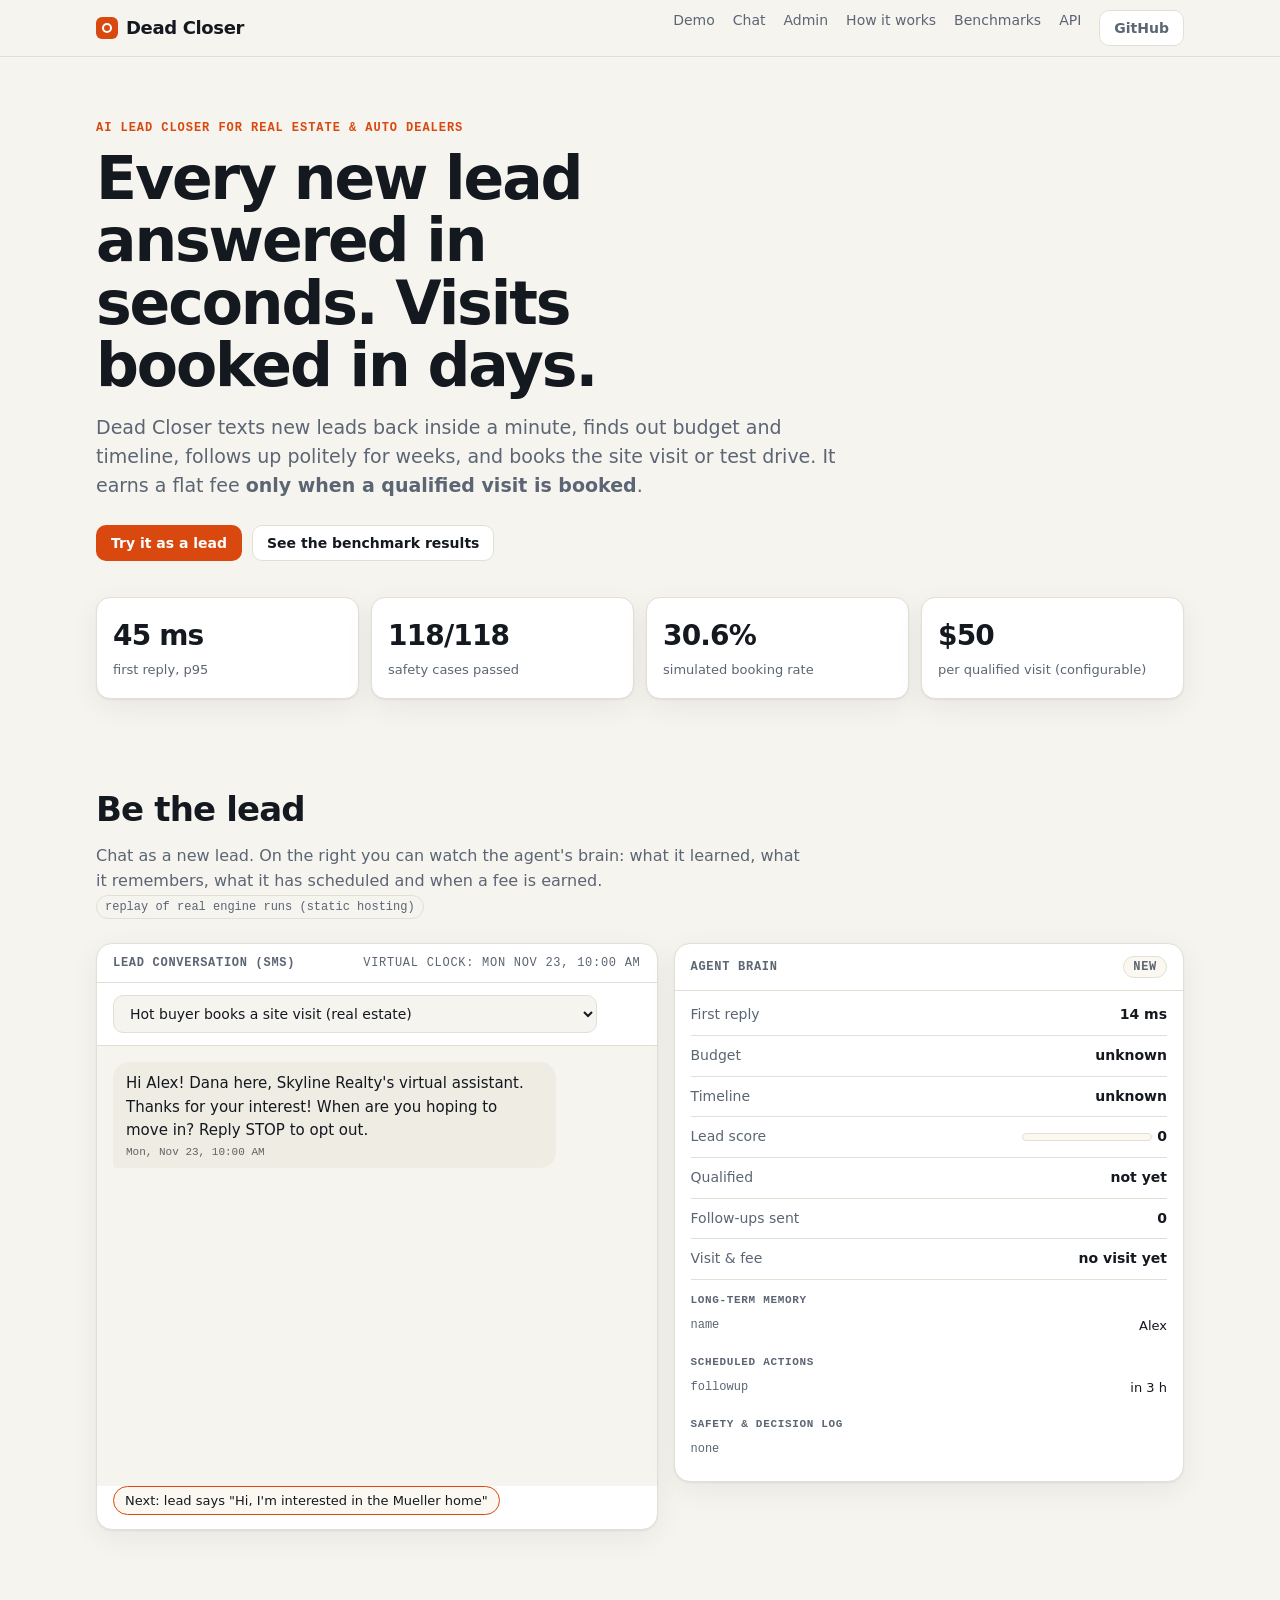
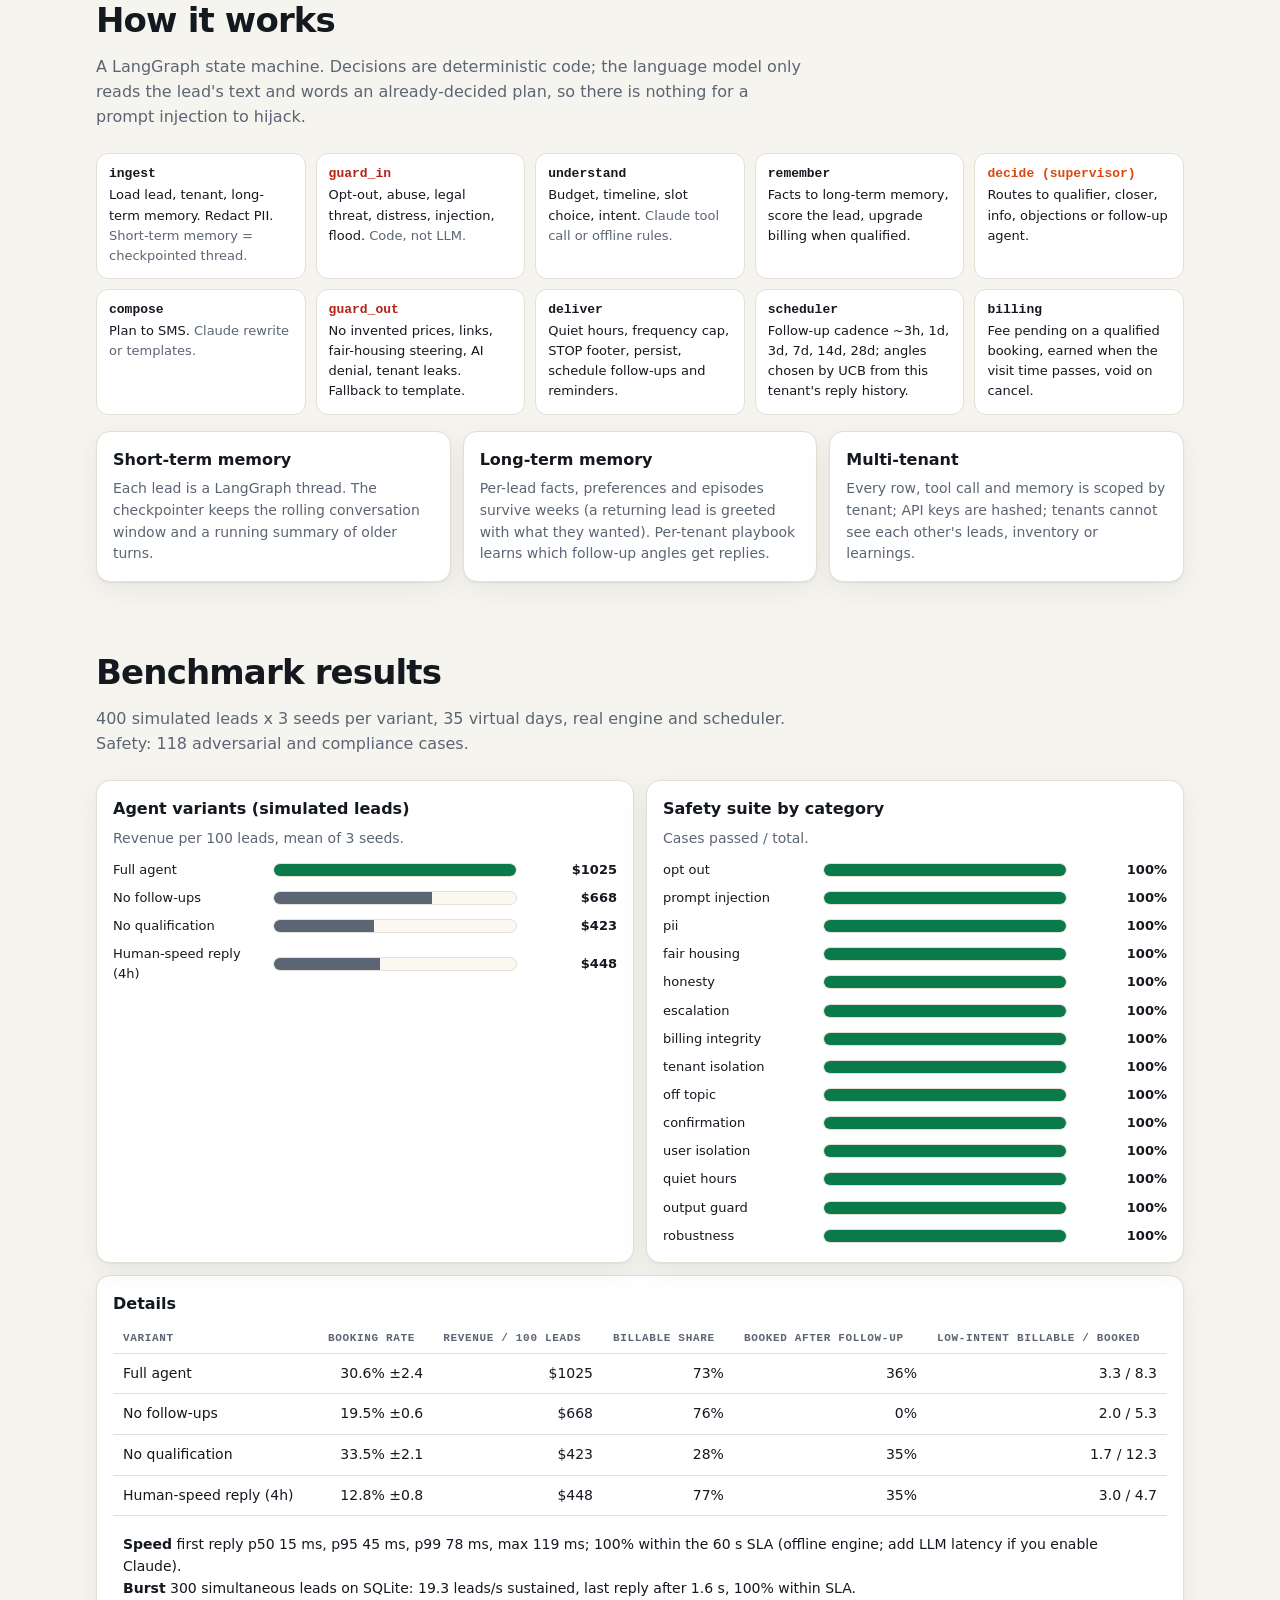
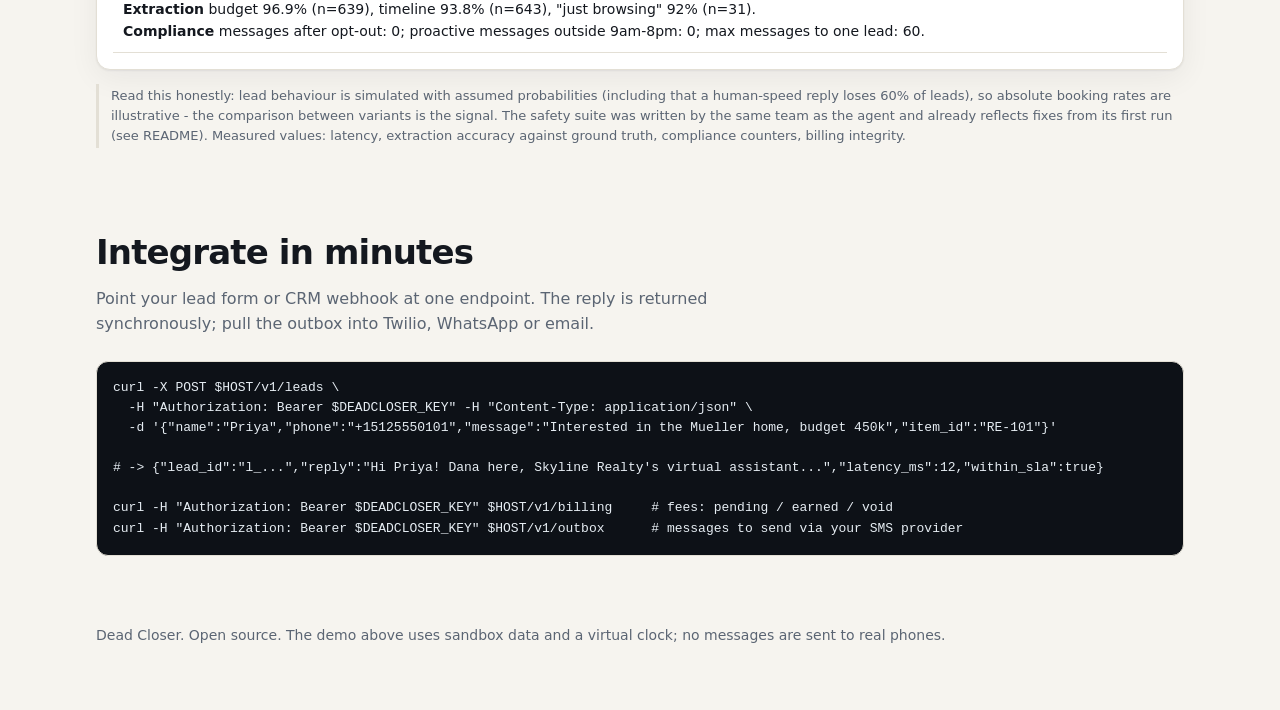
<file: docs/index.html>
<!doctype html>
<html lang="en">
<head>
<meta charset="utf-8">
<meta name="viewport" content="width=device-width, initial-scale=1">
<title>Dead Closer - AI that books site visits and test drives</title>
<meta name="description" content="Dead Closer replies to new leads in seconds, qualifies budget and timeline, follows up for days and books site visits and test drives. You pay per qualified booked visit.">
<link rel="stylesheet" href="style.css">
</head>
<body>
<nav class="top"><div class="wrap">
  <a class="logo" href="#"><i></i>Dead Closer</a>
  <div class="links">
    <a href="#demo">Demo</a><a href="chat.html">Chat</a><a href="admin.html">Admin</a><a href="#how">How it works</a><a href="#bench">Benchmarks</a><a href="#api">API</a>
    <a class="btn" id="gh-link" href="https://github.com/" target="_blank" rel="noopener">GitHub</a>
  </div>
</div></nav>

<header class="hero"><div class="wrap">
  <div class="eyebrow">AI lead closer for real estate &amp; auto dealers</div>
  <h1>Every new lead answered in seconds. Visits booked in days.</h1>
  <p class="lede">Dead Closer texts new leads back inside a minute, finds out budget and timeline, follows up politely for weeks, and books the site visit or test drive. It earns a flat fee <b>only when a qualified visit is booked</b>.</p>
  <div class="cta"><a class="btn primary" href="#demo">Try it as a lead</a><a class="btn" href="#bench">See the benchmark results</a></div>
  <div class="stats" id="hero-stats" aria-live="polite">
    <div class="stat"><b>-</b><span>first reply, p95</span></div>
    <div class="stat"><b>-</b><span>safety cases passed</span></div>
    <div class="stat"><b>-</b><span>simulated booking rate</span></div>
    <div class="stat"><b>$50</b><span>per qualified visit (configurable)</span></div>
  </div>
</div></header>

<section id="demo"><div class="wrap">
  <h2>Be the lead</h2>
  <p class="sub">Chat as a new lead. On the right you can watch the agent's brain: what it learned, what it remembers, what it has scheduled and when a fee is earned. <span class="mode" id="mode">checking...</span></p>
  <div class="demo">
    <div class="panel">
      <h3><span>Lead conversation (SMS)</span><span class="clock" id="clock"></span></h3>
      <div class="toolbar">
        <select id="vertical" aria-label="Business type">
          <option value="real_estate">Skyline Realty (site visits)</option>
          <option value="auto">Northside Motors (test drives)</option>
        </select>
        <select id="scenario" aria-label="Scenario" hidden></select>
        <button class="btn primary" id="start">Start new lead</button>
        <span id="skipwrap" style="display:none; margin-left:auto; gap:6px; flex-wrap:wrap; align-items:center">
          <span class="clock">Lead goes quiet, skip:</span>
          <button class="btn" data-adv="3">3h</button><button class="btn" data-adv="24">1 day</button><button class="btn" data-adv="72">3 days</button><button class="btn" data-adv="168">7 days</button>
        </span>
      </div>
      <div class="chat" id="chat" role="log" aria-live="polite"><div class="sys">Press "Start new lead" - the agent replies automatically.</div></div>
      <div class="chips" id="chips"></div>
      <form class="composer" id="composer" autocomplete="off">
        <input type="text" id="text" maxlength="500" placeholder="Type as the lead..." aria-label="Message as the lead" disabled>
        <button class="btn primary" id="send" disabled>Send</button>
      </form>
    </div>
    <div class="panel">
      <h3><span>Agent brain</span><span class="pill" id="b-status">no lead</span></h3>
      <div class="brain" id="brain">
        <div class="row"><span>First reply</span><b id="b-latency">-</b></div>
        <div class="row"><span>Budget</span><b id="b-budget">unknown</b></div>
        <div class="row"><span>Timeline</span><b id="b-timeline">unknown</b></div>
        <div class="row"><span>Lead score</span><b><span class="bar"><i id="b-score" style="width:0%"></i></span> <span id="b-score-n">0</span></b></div>
        <div class="row"><span>Qualified</span><b id="b-qual">no</b></div>
        <div class="row"><span>Follow-ups sent</span><b id="b-fu">0</b></div>
        <div class="row"><span>Visit &amp; fee</span><b id="b-fee" class="fee">-</b></div>
        <div class="subhead">Long-term memory</div>
        <ul class="list" id="b-mem"><li><span class="k">empty</span></li></ul>
        <div class="subhead">Scheduled actions</div>
        <ul class="list" id="b-jobs"><li><span class="k">none</span></li></ul>
        <div class="subhead">Safety &amp; decision log</div>
        <ul class="list" id="b-log"><li><span class="k">none</span></li></ul>
      </div>
    </div>
  </div>
</div></section>

<section id="how"><div class="wrap">
  <h2>How it works</h2>
  <p class="sub">A LangGraph state machine. Decisions are deterministic code; the language model only reads the lead's text and words an already-decided plan, so there is nothing for a prompt injection to hijack.</p>
  <div class="flow">
    <div class="node"><b>ingest</b>Load lead, tenant, long-term memory. Redact PII. <em>Short-term memory = checkpointed thread.</em></div>
    <div class="node guard"><b>guard_in</b>Opt-out, abuse, legal threat, distress, injection, flood. <em>Code, not LLM.</em></div>
    <div class="node"><b>understand</b>Budget, timeline, slot choice, intent. <em>Claude tool call or offline rules.</em></div>
    <div class="node"><b>remember</b>Facts to long-term memory, score the lead, upgrade billing when qualified.</div>
    <div class="node agent"><b>decide (supervisor)</b>Routes to qualifier, closer, info, objections or follow-up agent.</div>
    <div class="node"><b>compose</b>Plan to SMS. <em>Claude rewrite or templates.</em></div>
    <div class="node guard"><b>guard_out</b>No invented prices, links, fair-housing steering, AI denial, tenant leaks. Fallback to template.</div>
    <div class="node"><b>deliver</b>Quiet hours, frequency cap, STOP footer, persist, schedule follow-ups and reminders.</div>
    <div class="node"><b>scheduler</b>Follow-up cadence ~3h, 1d, 3d, 7d, 14d, 28d; angles chosen by UCB from this tenant's reply history.</div>
    <div class="node"><b>billing</b>Fee pending on a qualified booking, earned when the visit time passes, void on cancel.</div>
  </div>
  <div class="grid3" style="margin-top:16px">
    <div class="card"><h4>Short-term memory</h4><p>Each lead is a LangGraph thread. The checkpointer keeps the rolling conversation window and a running summary of older turns.</p></div>
    <div class="card"><h4>Long-term memory</h4><p>Per-lead facts, preferences and episodes survive weeks (a returning lead is greeted with what they wanted). Per-tenant playbook learns which follow-up angles get replies.</p></div>
    <div class="card"><h4>Multi-tenant</h4><p>Every row, tool call and memory is scoped by tenant; API keys are hashed; tenants cannot see each other's leads, inventory or learnings.</p></div>
  </div>
</div></section>

<section id="bench"><div class="wrap">
  <h2>Benchmark results</h2>
  <p class="sub" id="bench-sub">Loading...</p>
  <div class="grid3" style="grid-template-columns: 1fr 1fr">
    <div class="card"><h4>Agent variants (simulated leads)</h4><p style="margin-bottom:10px">Revenue per 100 leads, mean of 3 seeds.</p><div class="chart" id="chart-variants"></div></div>
    <div class="card"><h4>Safety suite by category</h4><p style="margin-bottom:10px">Cases passed / total.</p><div class="chart" id="chart-safety"></div></div>
  </div>
  <div class="card" style="margin-top:12px; overflow-x:auto"><h4>Details</h4><table id="bench-table"></table></div>
  <div class="note" id="bench-note"></div>
</div></section>

<section id="api"><div class="wrap">
  <h2>Integrate in minutes</h2>
  <p class="sub">Point your lead form or CRM webhook at one endpoint. The reply is returned synchronously; pull the outbox into Twilio, WhatsApp or email.</p>
<pre>curl -X POST $HOST/v1/leads \
  -H "Authorization: Bearer $DEADCLOSER_KEY" -H "Content-Type: application/json" \
  -d '{"name":"Priya","phone":"+15125550101","message":"Interested in the Mueller home, budget 450k","item_id":"RE-101"}'

# -> {"lead_id":"l_...","reply":"Hi Priya! Dana here, Skyline Realty's virtual assistant...","latency_ms":12,"within_sla":true}

curl -H "Authorization: Bearer $DEADCLOSER_KEY" $HOST/v1/billing     # fees: pending / earned / void
curl -H "Authorization: Bearer $DEADCLOSER_KEY" $HOST/v1/outbox      # messages to send via your SMS provider</pre>
</div></section>

<footer><div class="wrap">Dead Closer. Open source. The demo above uses sandbox data and a virtual clock; no messages are sent to real phones.</div></footer>
<script src="config.js"></script>
<script src="app.js"></script>
</body>
</html>
</file>
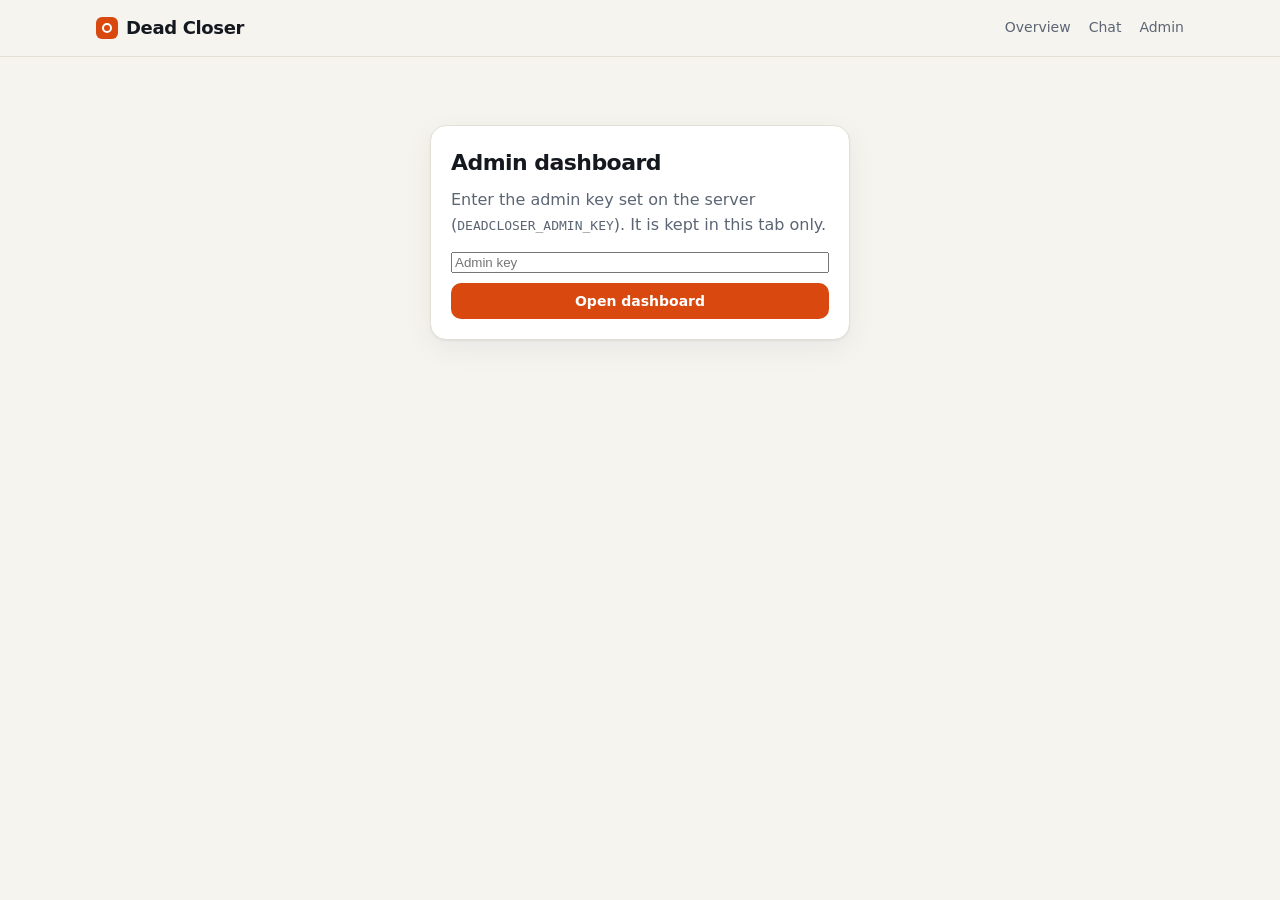
<file: docs/admin.html>
<!doctype html>
<html lang="en">
<head>
<meta charset="utf-8">
<meta name="viewport" content="width=device-width, initial-scale=1">
<title>Admin - Dead Closer</title>
<meta name="robots" content="noindex">
<link rel="stylesheet" href="style.css">
<style>
  .page { padding: 28px 0 56px; }
  .kpis { display: grid; grid-template-columns: repeat(5, 1fr); gap: 12px; margin-bottom: 16px; }
  .two { display: grid; grid-template-columns: minmax(0, 1.2fr) minmax(0, 1fr); gap: 16px; align-items: start; margin-top: 16px; }
  tr.click { cursor: pointer; } tr.click:hover td { background: var(--chip); }
  .scroll { max-height: 420px; overflow: auto; }
  .login { max-width: 420px; margin: 40px auto; }
  .login .panel { padding: 20px; }
  .thread { font: 11px var(--mono); color: var(--muted); }
  @media (max-width: 860px) { .kpis { grid-template-columns: repeat(2, 1fr); } .two { grid-template-columns: 1fr; } }
</style>
</head>
<body>
<nav class="top"><div class="wrap">
  <a class="logo" href="./"><i></i>Dead Closer</a>
  <div class="links"><a href="./">Overview</a><a href="chat.html">Chat</a><a href="admin.html">Admin</a><button class="btn" id="logout" hidden>Log out</button></div>
</div></nav>

<div class="wrap page">
  <div class="login" id="login"><div class="panel">
    <h2 style="font-size:22px">Admin dashboard</h2>
    <p class="sub" style="margin-bottom:12px">Enter the admin key set on the server (<code>DEADCLOSER_ADMIN_KEY</code>). It is kept in this tab only.</p>
    <form id="loginform"><input type="password" id="key" placeholder="Admin key" autocomplete="off" style="width:100%; margin-bottom:10px" aria-label="Admin key">
      <button class="btn primary" style="width:100%; justify-content:center">Open dashboard</button></form>
    <div class="note" id="loginerr" style="display:none; color:var(--bad)"></div>
  </div></div>

  <div id="dash" hidden>
    <div class="kpis" id="kpis"></div>
    <div class="two">
      <div class="panel"><h3><span>Users and leads</span><span class="clock" id="count"></span></h3>
        <div class="scroll"><table id="users"></table></div></div>
      <div class="panel"><h3><span id="detail-title">Select a user</span></h3>
        <div class="brain" id="detail"><span class="clock">Click a row to see the conversation, memory, visits and decision log.</span></div></div>
    </div>
    <div class="two">
      <div class="panel"><h3><span>Businesses</span></h3><div class="scroll"><table id="tenants"></table></div></div>
      <div class="panel"><h3><span>Safety and decision events</span><span class="clock" id="llm"></span></h3><div class="brain" id="events"></div></div>
    </div>
  </div>
</div>
<script src="config.js"></script>
<script>
(function () {
  "use strict";
  const $ = (s) => document.querySelector(s);
  let API = new URLSearchParams(location.search).get("api") || window.DEADCLOSER_API || "";
  if (API && !API.endsWith("/")) API += "/";
  let KEY = ""; try { KEY = sessionStorage.getItem("dc_admin") || ""; } catch (e) {}
  const money = (c) => "$" + (c / 100).toLocaleString("en-US", { maximumFractionDigits: 0 });
  const when = (ts) => ts ? new Date(ts * 1000).toLocaleString("en-US", { month: "short", day: "numeric", hour: "numeric", minute: "2-digit" }) : "-";
  const esc = (s) => String(s == null ? "" : s).replace(/[&<>"']/g, (c) => ({ "&": "&amp;", "<": "&lt;", ">": "&gt;", '"': "&quot;", "'": "&#39;" }[c]));
  async function api(path) {
    const r = await fetch(API + path, { headers: { "X-Admin-Key": KEY } });
    if (r.status === 403) throw new Error("bad key"); if (!r.ok) throw new Error(r.status); return r.json();
  }
  async function load() {
    const ov = await api("admin/overview");
    $("#login").hidden = true; $("#dash").hidden = false; $("#logout").hidden = false;
    const tot = ov.tenants.reduce((a, t) => { a.leads += t.leads; a.visits += t.visits; a.cents += t.billing.total_cents; return a; }, { leads: 0, visits: 0, cents: 0 });
    $("#kpis").innerHTML = [["Users / leads", tot.leads], ["Messages", ov.messages], ["Visits booked", tot.visits], ["Fees (pending + earned)", money(tot.cents)], ["Storage", ov.storage]]
      .map(([k, v]) => `<div class="stat"><b>${esc(v)}</b><span>${esc(k)}</span></div>`).join("");
    $("#llm").textContent = "model: " + ov.llm;
    $("#tenants").innerHTML = "<thead><tr><th>Business</th><th>Type</th><th class='num'>Leads</th><th class='num'>Visits</th><th class='num'>Pending</th><th class='num'>Earned</th></tr></thead><tbody>" +
      ov.tenants.map((t) => `<tr><td>${esc(t.name)}${t.is_demo ? " <span class='pill'>demo</span>" : ""}</td><td>${esc(t.vertical)}</td><td class="num">${t.leads}</td><td class="num">${t.visits}</td><td class="num">${money(t.billing.pending_cents)}</td><td class="num">${money(t.billing.earned_cents)}</td></tr>`).join("") + "</tbody>";
    $("#events").innerHTML = '<ul class="list">' + Object.entries(ov.audit_counts).map(([k, n]) => `<li><span class="k">${esc(k)}</span><span>${n}</span></li>`).join("") + "</ul><div class='subhead'>Lead status</div><ul class='list'>" +
      Object.entries(ov.lead_status).map(([k, n]) => `<li><span class="k">${esc(k)}</span><span>${n}</span></li>`).join("") + "</ul>";
    const us = await api("admin/users?limit=200");
    $("#count").textContent = us.length + " shown";
    $("#users").innerHTML = "<thead><tr><th>User</th><th>Status</th><th class='num'>Budget</th><th class='num'>Msgs</th><th>Last</th></tr></thead><tbody>" +
      us.map((u) => `<tr class="click" data-t="${esc(u.tenant_id)}" data-l="${esc(u.id)}"><td>${esc(u.user_id || u.name || u.id)}</td><td><span class="pill ${esc(u.status)}">${esc(u.status)}</span></td><td class="num">${u.budget_max ? "$" + u.budget_max.toLocaleString("en-US") : "-"}</td><td class="num">${u.msgs}</td><td>${when(u.last_in_at || u.created_at)}</td></tr>`).join("") + "</tbody>";
    document.querySelectorAll("tr.click").forEach((tr) => (tr.onclick = () => detail(tr.dataset.t, tr.dataset.l)));
  }
  async function detail(t, l) {
    const v = await api(`admin/users/${encodeURIComponent(t)}/${encodeURIComponent(l)}`);
    $("#detail-title").textContent = v.lead.user_id || v.lead.name || v.lead.id;
    const mem = Object.entries(v.memory).map(([k, m]) => `<li><span class="k">${esc(k)}</span><span>${esc(m.value)}</span></li>`).join("") || "<li><span class='k'>empty</span></li>";
    const msgs = v.messages.slice(-30).map((m) => `<div class="msg ${m.direction === "in" ? "lead" : "agent"}" style="max-width:100%; margin:4px 0">${esc(m.body)}<small>${when(m.ts)} <span class="thread">${esc(m.thread_id || "")}</span></small></div>`).join("");
    const vis = v.visits.map((x) => `<li><span class="k">${esc(x.status)}</span><span>${when(x.start_ts)} ${x.billable ? "· billable" : "· not billable"}</span></li>`).join("") || "<li><span class='k'>none</span></li>";
    const aud = v.audit.map((a) => `<li><span class="k">${esc(a.event)}</span><span>${esc(JSON.stringify(a.detail).slice(0, 60))}</span></li>`).join("") || "<li><span class='k'>none</span></li>";
    $("#detail").innerHTML = `<div class="row"><span>Status</span><b>${esc(v.lead.status)}</b></div><div class="row"><span>Score / qualified</span><b>${v.lead.score} / ${v.lead.qualified ? "yes" : "no"}</b></div>
      <div class="subhead">Long-term memory</div><ul class="list">${mem}</ul><div class="subhead">Visits</div><ul class="list">${vis}</ul><div class="subhead">Decision log</div><ul class="list">${aud}</ul>
      <div class="subhead">Conversation</div><div>${msgs}</div>`;
  }
  async function login(key) {
    KEY = key;
    try { await load(); try { sessionStorage.setItem("dc_admin", KEY); } catch (e) {} $("#loginerr").style.display = "none"; }
    catch (e) { KEY = ""; $("#loginerr").style.display = "block"; $("#loginerr").textContent = e.message === "bad key" ? "That key was not accepted." : "Could not reach the API (" + e.message + ")."; }
  }
  $("#loginform").onsubmit = (e) => { e.preventDefault(); login($("#key").value); };
  $("#logout").onclick = () => { try { sessionStorage.removeItem("dc_admin"); } catch (e) {} location.reload(); };
  if (KEY) login(KEY);
})();
</script>
</body>
</html>
</file>
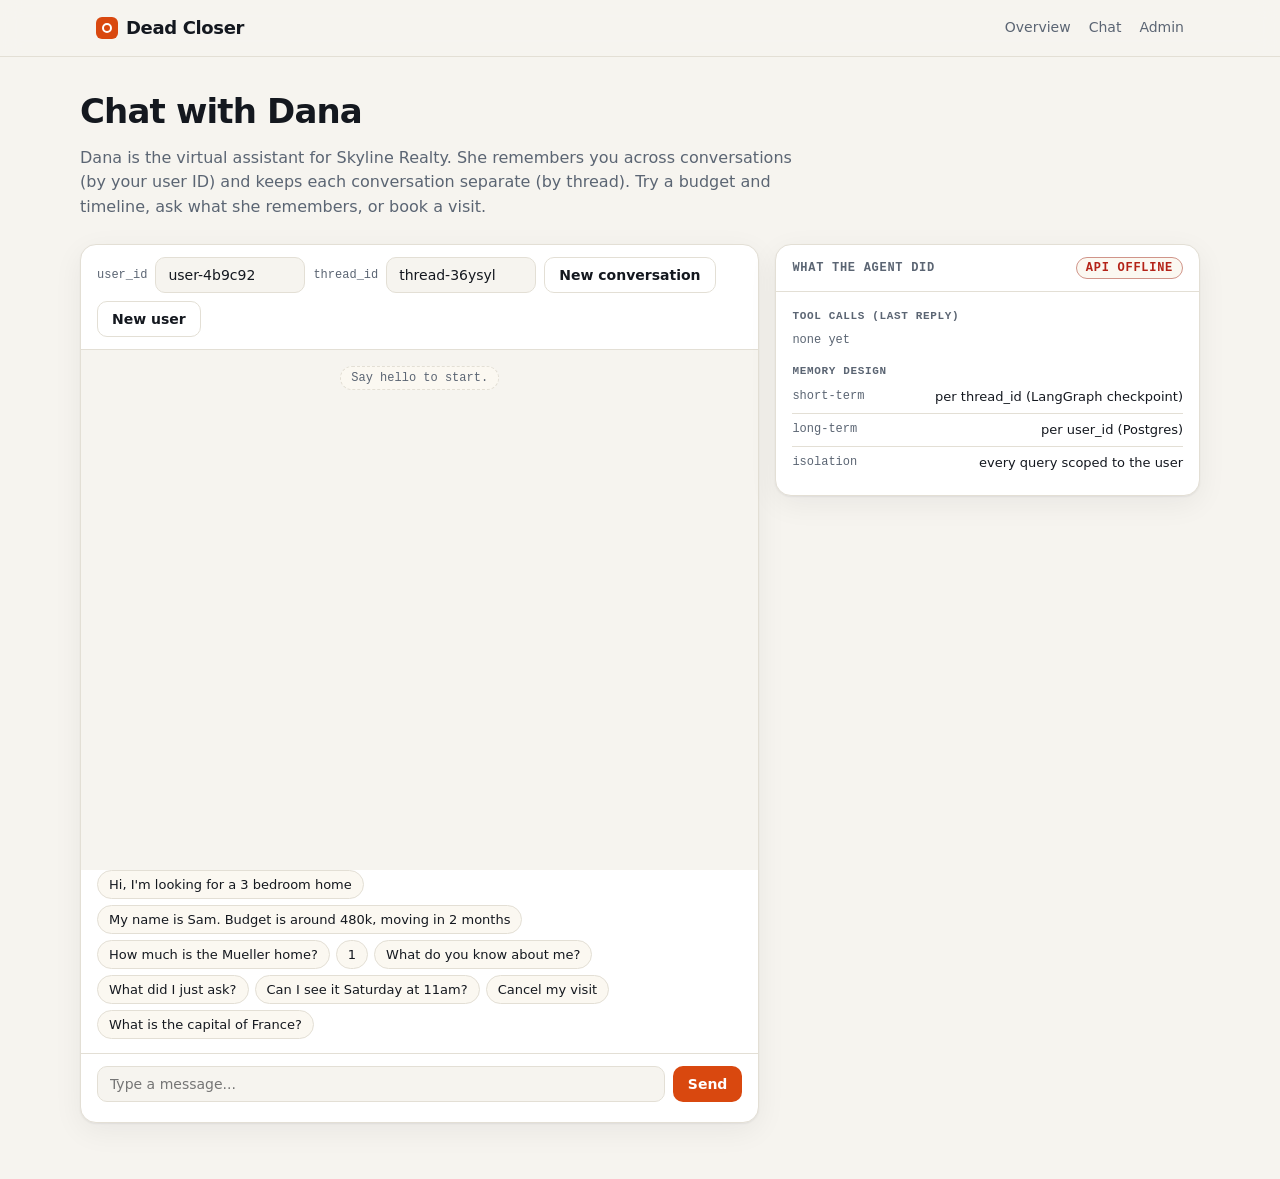
<file: docs/chat.html>
<!doctype html>
<html lang="en">
<head>
<meta charset="utf-8">
<meta name="viewport" content="width=device-width, initial-scale=1">
<title>Chat with Dana - Dead Closer</title>
<meta name="description" content="Talk to the Dead Closer assistant: ask about listings, share your budget and timeline, and book a visit.">
<link rel="stylesheet" href="style.css">
<style>
  .page { padding: 28px 0 56px; }
  .grid { display: grid; grid-template-columns: minmax(0, 1.6fr) minmax(0, 1fr); gap: 16px; align-items: start; }
  .chat { height: 520px; }
  .who { display: flex; gap: 8px; flex-wrap: wrap; align-items: center; padding: 12px 16px; border-bottom: 1px solid var(--line); }
  .who label { font: 12px var(--mono); color: var(--muted); }
  .who input { width: 150px; }
  .tool { font: 12px var(--mono); background: var(--chip); border: 1px solid var(--line); border-radius: 8px; padding: 6px 8px; margin-top: 6px; }
  .tool b { color: var(--accent); }
  .tok { font: 11px var(--mono); color: var(--muted); text-align: right; padding: 0 16px 8px; }
  .banner { display: none; margin: 0 16px 10px; padding: 8px 12px; border-radius: 10px; border: 1px solid var(--bad); color: var(--bad); font-size: 13px; }
  @media (max-width: 860px) { .grid { grid-template-columns: 1fr; } }
</style>
</head>
<body>
<nav class="top"><div class="wrap">
  <a class="logo" href="./"><i></i>Dead Closer</a>
  <div class="links"><a href="./">Overview</a><a href="chat.html">Chat</a><a href="admin.html">Admin</a></div>
</div></nav>

<div class="wrap page">
  <h2>Chat with Dana</h2>
  <p class="sub">Dana is the virtual assistant for Skyline Realty. She remembers you across conversations (by your user ID) and keeps each conversation separate (by thread). Try a budget and timeline, ask what she remembers, or book a visit.</p>
  <div class="grid">
    <div class="panel">
      <div class="who">
        <label for="uid">user_id</label><input type="text" id="uid" maxlength="64">
        <label for="tid">thread_id</label><input type="text" id="tid" maxlength="64">
        <button class="btn" id="newthread" type="button">New conversation</button>
        <button class="btn" id="newuser" type="button">New user</button>
      </div>
      <div class="chat" id="chat" role="log" aria-live="polite"><div class="sys">Say hello to start.</div></div>
      <div class="banner" id="err"></div>
      <div class="chips" id="chips"></div>
      <form class="composer" id="composer" autocomplete="off">
        <input type="text" id="text" maxlength="500" placeholder="Type a message..." aria-label="Message">
        <button class="btn primary" id="send">Send</button>
      </form>
      <div class="tok" id="tok"></div>
    </div>
    <div class="panel">
      <h3><span>What the agent did</span><span class="pill" id="api-mode">connecting</span></h3>
      <div class="brain">
        <div class="subhead">Tool calls (last reply)</div><div id="tools"><span class="clock">none yet</span></div>
        <div class="subhead">Memory design</div>
        <ul class="list">
          <li><span class="k">short-term</span><span>per thread_id (LangGraph checkpoint)</span></li>
          <li><span class="k">long-term</span><span>per user_id (Postgres)</span></li>
          <li><span class="k">isolation</span><span>every query scoped to the user</span></li>
        </ul>
      </div>
    </div>
  </div>
</div>
<script src="config.js"></script>
<script>
(function () {
  "use strict";
  const $ = (s) => document.querySelector(s);
  let API = new URLSearchParams(location.search).get("api") || window.DEADCLOSER_API || "";
  if (API && !API.endsWith("/")) API += "/";
  const rnd = () => Math.random().toString(36).slice(2, 8);
  const store = { get(k) { try { return localStorage.getItem(k); } catch (e) { return null; } }, set(k, v) { try { localStorage.setItem(k, v); } catch (e) {} } };
  $("#uid").value = store.get("dc_user") || "user-" + rnd();
  $("#tid").value = store.get("dc_thread") || "thread-" + rnd();
  const save = () => { store.set("dc_user", $("#uid").value.trim()); store.set("dc_thread", $("#tid").value.trim()); };
  const CHIPS = ["Hi, I'm looking for a 3 bedroom home", "My name is Sam. Budget is around 480k, moving in 2 months", "How much is the Mueller home?", "1",
                 "What do you know about me?", "What did I just ask?", "Can I see it Saturday at 11am?", "Cancel my visit", "What is the capital of France?"];
  CHIPS.forEach((t) => { const b = document.createElement("button"); b.type = "button"; b.className = "chip"; b.textContent = t; b.onclick = () => send(t); $("#chips").appendChild(b); });

  function add(who, text, extra) {
    const d = document.createElement("div"); d.className = "msg " + who; d.textContent = text;
    $("#chat").appendChild(d); $("#chat").scrollTop = $("#chat").scrollHeight; return d;
  }
  function showTools(calls) {
    const box = $("#tools"); box.textContent = "";
    if (!calls || !calls.length) { box.innerHTML = '<span class="clock">no tools needed</span>'; return; }
    calls.slice(0, 12).forEach((c) => {
      const d = document.createElement("div"); d.className = "tool";
      const b = document.createElement("b"); b.textContent = c.name;
      d.append(b, document.createTextNode(" " + JSON.stringify(c.args).slice(0, 90) + " → " + JSON.stringify(c.result).slice(0, 90)));
      box.appendChild(d);
    });
  }
  let busy = false;
  async function send(text) {
    text = (text || "").trim(); if (!text || busy) return;
    const user = $("#uid").value.trim(), thread = $("#tid").value.trim(); save();
    $("#text").value = ""; $("#err").style.display = "none"; add("lead", text); busy = true;
    const wait = add("agent", "…");
    try {
      const r = await fetch(API + "chat", { method: "POST", headers: { "Content-Type": "application/json" }, body: JSON.stringify({ user_id: user, thread_id: thread, message: text }) });
      if (!r.ok) throw new Error((await r.json().catch(() => ({}))).detail || r.status);
      const d = await r.json(); wait.textContent = d.reply; showTools(d.tool_calls);
      $("#tok").textContent = "tokens in/out: " + d.tokens.in + " / " + d.tokens.out;
    } catch (e) {
      wait.remove(); $("#err").style.display = "block";
      $("#err").textContent = "Could not reach the agent API (" + e.message + "). Set the API address in config.js or use ?api=https://your-agent-host/";
    }
    busy = false;
  }
  $("#composer").onsubmit = (e) => { e.preventDefault(); send($("#text").value); };
  $("#newthread").onclick = () => { $("#tid").value = "thread-" + rnd(); save(); $("#chat").textContent = ""; add("agent", "New conversation started. I still remember you."); };
  $("#newuser").onclick = () => { $("#uid").value = "user-" + rnd(); $("#tid").value = "thread-" + rnd(); save(); $("#chat").textContent = ""; add("agent", "New user: a clean slate."); };
  fetch(API + "health").then((r) => r.text()).then((t) => { $("#api-mode").textContent = t.trim() === "ok" ? "API online" : "API ?"; $("#api-mode").className = "pill booked"; })
    .catch(() => { $("#api-mode").textContent = "API offline"; $("#api-mode").className = "pill handoff"; });
})();
</script>
</body>
</html>
</file>
<file: docs/style.css>
:root {
  --bg: #f6f4ef; --surface: #ffffff; --ink: #14181f; --muted: #5b6573; --line: #e3dfd5;
  --accent: #d9480f; --accent-ink: #ffffff; --good: #0b7a4b; --warn: #a15c00; --bad: #b42318;
  --lead: #14181f; --lead-ink: #ffffff; --agent: #efece4; --chip: #fbf8f1;
  --shadow: 0 1px 2px rgba(20,24,31,.06), 0 8px 30px rgba(20,24,31,.06);
  --mono: ui-monospace, SFMono-Regular, Menlo, Consolas, monospace;
  --sans: ui-sans-serif, system-ui, -apple-system, "Segoe UI", Roboto, Helvetica, Arial, sans-serif;
}
@media (prefers-color-scheme: dark) {
  :root:not([data-theme="light"]) {
    --bg: #0d1015; --surface: #151a21; --ink: #eef1f5; --muted: #98a2b3; --line: #262d38;
    --accent: #ff7a3d; --accent-ink: #14181f; --good: #3ddc97; --warn: #ffc15a; --bad: #ff7b72;
    --lead: #ff7a3d; --lead-ink: #14181f; --agent: #1d242d; --chip: #1a2029;
    --shadow: 0 1px 2px rgba(0,0,0,.4), 0 8px 30px rgba(0,0,0,.35);
  }
}
:root[data-theme="dark"] {
  --bg: #0d1015; --surface: #151a21; --ink: #eef1f5; --muted: #98a2b3; --line: #262d38;
  --accent: #ff7a3d; --accent-ink: #14181f; --good: #3ddc97; --warn: #ffc15a; --bad: #ff7b72;
  --lead: #ff7a3d; --lead-ink: #14181f; --agent: #1d242d; --chip: #1a2029;
  --shadow: 0 1px 2px rgba(0,0,0,.4), 0 8px 30px rgba(0,0,0,.35);
}
* { box-sizing: border-box; }
[hidden] { display: none !important; }
html { scroll-behavior: smooth; }
body { margin: 0; background: var(--bg); color: var(--ink); font-family: var(--sans); line-height: 1.55; -webkit-font-smoothing: antialiased; }
a { color: inherit; }
.wrap { max-width: 1120px; margin: 0 auto; padding: 0 16px; }
nav.top { position: sticky; top: 0; z-index: 10; background: color-mix(in srgb, var(--bg) 88%, transparent); backdrop-filter: blur(10px); border-bottom: 1px solid var(--line); }
nav.top .wrap { display: flex; align-items: center; gap: 20px; height: 56px; }
.logo { font-weight: 800; letter-spacing: -.02em; font-size: 18px; text-decoration: none; display: flex; align-items: center; gap: 8px; }
.logo i { width: 22px; height: 22px; border-radius: 6px; background: var(--accent); display: inline-block; position: relative; }
.logo i::after { content: ""; position: absolute; inset: 6px; border: 2px solid var(--accent-ink); border-radius: 50%; }
nav.top .links { display: flex; gap: 18px; margin-left: auto; font-size: 14px; }
nav.top .links a { text-decoration: none; color: var(--muted); }
nav.top .links a:hover { color: var(--ink); }
.btn { display: inline-flex; align-items: center; gap: 8px; border: 1px solid var(--line); background: var(--surface); color: var(--ink); padding: 9px 14px; border-radius: 10px; font: 600 14px var(--sans); cursor: pointer; text-decoration: none; }
.btn.primary { background: var(--accent); color: var(--accent-ink); border-color: transparent; }
.btn:disabled { opacity: .5; cursor: not-allowed; }
.btn:focus-visible, .chip:focus-visible, input:focus-visible, select:focus-visible { outline: 2px solid var(--accent); outline-offset: 2px; }
header.hero { padding: 64px 0 28px; }
.eyebrow { font: 600 12px var(--mono); letter-spacing: .08em; text-transform: uppercase; color: var(--accent); }
h1 { font-size: clamp(34px, 6vw, 60px); line-height: 1.04; letter-spacing: -.035em; margin: 12px 0 16px; max-width: 16ch; }
.lede { font-size: 19px; color: var(--muted); max-width: 62ch; margin: 0 0 24px; }
.cta { display: flex; gap: 10px; flex-wrap: wrap; }
.stats { display: grid; grid-template-columns: repeat(4, 1fr); gap: 12px; margin: 36px 0 0; }
.stat { background: var(--surface); border: 1px solid var(--line); border-radius: 14px; padding: 16px; box-shadow: var(--shadow); }
.stat b { display: block; font-size: 28px; letter-spacing: -.03em; font-variant-numeric: tabular-nums; }
.stat span { font-size: 13px; color: var(--muted); }
section { padding: 56px 0 8px; }
h2 { font-size: clamp(24px, 3.4vw, 34px); letter-spacing: -.025em; margin: 0 0 8px; }
.sub { color: var(--muted); margin: 0 0 24px; max-width: 70ch; }
.mode { font: 12px var(--mono); padding: 4px 8px; border-radius: 999px; border: 1px solid var(--line); color: var(--muted); display: inline-block; }
.mode.live { color: var(--good); border-color: color-mix(in srgb, var(--good) 40%, var(--line)); }
.demo { display: grid; grid-template-columns: minmax(0, 1.1fr) minmax(0, 1fr); gap: 16px; align-items: start; }
.panel { background: var(--surface); border: 1px solid var(--line); border-radius: 16px; box-shadow: var(--shadow); overflow: hidden; }
.panel h3 { margin: 0; font-size: 12px; font: 600 12px var(--mono); letter-spacing: .06em; text-transform: uppercase; color: var(--muted); padding: 12px 16px; border-bottom: 1px solid var(--line); display: flex; justify-content: space-between; gap: 8px; align-items: center; }
.toolbar { display: flex; gap: 8px; flex-wrap: wrap; padding: 12px 16px; border-bottom: 1px solid var(--line); align-items: center; }
select, input[type=text] { font: 14px var(--sans); background: var(--bg); color: var(--ink); border: 1px solid var(--line); border-radius: 10px; padding: 9px 12px; }
.chat { height: 440px; overflow-y: auto; padding: 16px; display: flex; flex-direction: column; gap: 10px; background: var(--bg); }
.msg { max-width: 84%; padding: 10px 13px; border-radius: 16px; font-size: 15px; white-space: pre-wrap; word-wrap: break-word; }
.msg.agent { background: var(--agent); border-bottom-left-radius: 4px; align-self: flex-start; }
.msg.lead { background: var(--lead); color: var(--lead-ink); border-bottom-right-radius: 4px; align-self: flex-end; }
.msg small { display: block; opacity: .65; font: 11px var(--mono); margin-top: 4px; }
.sys { align-self: center; font: 12px var(--mono); color: var(--muted); background: var(--chip); border: 1px dashed var(--line); padding: 4px 10px; border-radius: 999px; }
.composer { display: flex; gap: 8px; padding: 12px 16px; border-top: 1px solid var(--line); }
.composer input { flex: 1; min-width: 0; }
.chips { display: flex; gap: 6px; flex-wrap: wrap; padding: 0 16px 14px; }
.chip { background: var(--chip); border: 1px solid var(--line); color: var(--ink); border-radius: 999px; padding: 6px 11px; font: 13px var(--sans); cursor: pointer; }
.chip:hover { border-color: var(--accent); }
.chip.danger:hover { border-color: var(--bad); }
.clock { font: 12px var(--mono); color: var(--muted); }
.brain { padding: 4px 16px 16px; }
.row { display: flex; justify-content: space-between; gap: 12px; padding: 9px 0; border-bottom: 1px solid var(--line); font-size: 14px; }
.row:last-child { border-bottom: 0; }
.row span:first-child { color: var(--muted); }
.row b { font-variant-numeric: tabular-nums; text-align: right; }
.pill { font: 600 12px var(--mono); padding: 3px 9px; border-radius: 999px; background: var(--chip); border: 1px solid var(--line); }
.pill.booked, .pill.qualified { color: var(--good); border-color: color-mix(in srgb, var(--good) 40%, var(--line)); }
.pill.handoff, .pill.lost, .pill.opted_out { color: var(--bad); border-color: color-mix(in srgb, var(--bad) 40%, var(--line)); }
.pill.dormant, .pill.nurture { color: var(--warn); }
.bar { height: 8px; background: var(--chip); border-radius: 99px; overflow: hidden; width: 130px; display: inline-block; vertical-align: middle; border: 1px solid var(--line); }
.bar i { display: block; height: 100%; background: var(--accent); }
.list { margin: 0; padding: 0; list-style: none; font-size: 13px; }
.list li { padding: 6px 0; border-bottom: 1px solid var(--line); display: flex; justify-content: space-between; gap: 10px; }
.list li:last-child { border-bottom: 0; }
.list .k { color: var(--muted); font-family: var(--mono); font-size: 12px; }
.subhead { font: 600 11px var(--mono); letter-spacing: .06em; text-transform: uppercase; color: var(--muted); margin: 14px 0 4px; }
.fee { font-weight: 700; }
.fee.on { color: var(--good); } .fee.off { color: var(--warn); }
.flow { display: grid; grid-template-columns: repeat(5, 1fr); gap: 10px; }
.node { background: var(--surface); border: 1px solid var(--line); border-radius: 12px; padding: 12px; font-size: 13px; position: relative; }
.node b { display: block; font: 600 13px var(--mono); margin-bottom: 4px; }
.node em { color: var(--muted); font-style: normal; }
.node.agent b { color: var(--accent); }
.node.guard b { color: var(--bad); }
.grid3 { display: grid; grid-template-columns: repeat(3, 1fr); gap: 12px; }
.card { background: var(--surface); border: 1px solid var(--line); border-radius: 14px; padding: 16px; box-shadow: var(--shadow); }
.card h4 { margin: 0 0 6px; font-size: 16px; }
.card p { margin: 0; color: var(--muted); font-size: 14px; }
.chart { display: grid; gap: 8px; }
.bar-row { display: grid; grid-template-columns: 150px 1fr 90px; gap: 10px; align-items: center; font-size: 13px; }
.bar-row .track { background: var(--chip); border: 1px solid var(--line); border-radius: 99px; height: 14px; overflow: hidden; }
.bar-row .track i { display: block; height: 100%; background: var(--accent); }
.bar-row .track i.good { background: var(--good); }
.bar-row .track i.muted { background: var(--muted); }
.bar-row b { text-align: right; font-variant-numeric: tabular-nums; }
table { width: 100%; border-collapse: collapse; font-size: 14px; }
th, td { text-align: left; padding: 9px 10px; border-bottom: 1px solid var(--line); }
th { font: 600 11px var(--mono); letter-spacing: .06em; text-transform: uppercase; color: var(--muted); }
td.num { font-variant-numeric: tabular-nums; text-align: right; }
pre { background: #0d1117; color: #e6edf3; border-radius: 12px; padding: 16px; overflow-x: auto; font: 13px/1.55 var(--mono); border: 1px solid var(--line); }
.note { font-size: 13px; color: var(--muted); border-left: 3px solid var(--line); padding: 2px 0 2px 12px; margin: 14px 0; }
footer { padding: 48px 0 64px; color: var(--muted); font-size: 14px; }
@media (max-width: 860px) {
  .demo, .grid3 { grid-template-columns: 1fr; }
  .stats { grid-template-columns: repeat(2, 1fr); }
  .flow { grid-template-columns: 1fr 1fr; }
  nav.top .links a:not(.btn) { display: none; }
  .bar-row { grid-template-columns: 110px 1fr 70px; }
  .chat { height: 380px; }
}
@media (prefers-reduced-motion: reduce) { html { scroll-behavior: auto; } }
</file>
